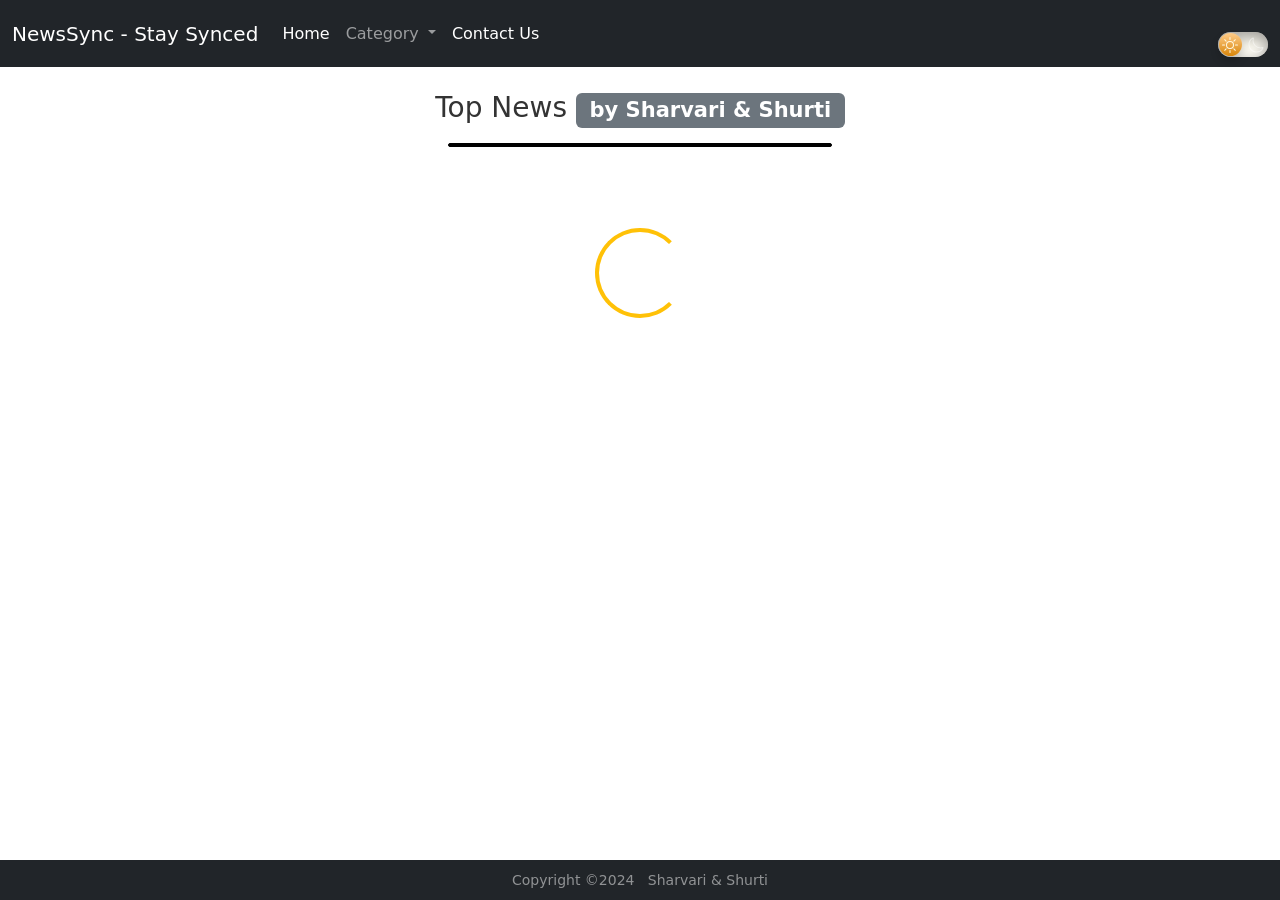
<file: index.html>
<!DOCTYPE html>
<html lang="en">

<head>
  <meta charset="utf-8" />
  <meta name="viewport" content="width=device-width, initial-scale=1" />
  <!-- <title>News Website</title> -->
  <title>NewsSync - Stay Synced</title>
  <!-- favicon -->
  <link rel="icon" type="image/png" href="/img/favicon.png" sizes="32x32" />
  <!-- Bootsratp CSS -->
  <link href="https://cdn.jsdelivr.net/npm/bootstrap@5.2.0-beta1/dist/css/bootstrap.min.css" rel="stylesheet"
    integrity="sha384-0evHe/X+R7YkIZDRvuzKMRqM+OrBnVFBL6DOitfPri4tjfHxaWutUpFmBp4vmVor" crossorigin="anonymous" />
  <link rel="stylesheet" href="https://cdnjs.cloudflare.com/ajax/libs/font-awesome/6.3.0/css/all.min.css">

  <!-- Local CSS -->
  <link rel="stylesheet" href="style.css" />
</head>

<body>
  <!-- This is Bootsratp Nav bar -->
  <nav id="navbar">
    <nav class="navbar navbar-dark navbar-expand-lg bg-dark">
      <div class="container-fluid">
        <a class="navbar-brand" href="#">NewsSync - Stay Synced</a>
        <button class="navbar-toggler" type="button" data-bs-toggle="collapse" data-bs-target="#navbarSupportedContent"
          aria-controls="navbarSupportedContent" aria-expanded="false" aria-label="Toggle navigation">
          <span class="navbar-toggler-icon"></span>
        </button>
        <div class="collapse navbar-collapse" id="navbarSupportedContent">
          <ul class="navbar-nav me-auto mb-2 mb-lg-0">
            <li class="nav-item">
              <a class="nav-link active" aria-current="page" onclick="getNews('all')">Home</a>
            </li>
            <li class="nav-item dropdown">
              <a class="nav-link dropdown-toggle" href="#" id="navbarDropdown" role="button" data-bs-toggle="dropdown"
                aria-expanded="false">
                Category
              </a>
              <ul id="webList" class="dropdown-menu" aria-labelledby="navbarDropdown">
                <li onclick="sendCategory(this.id)" id="0">
                  <a class="dropdown-item" href="#">National</a>
                </li>
                <li onclick="sendCategory(this.id)" id="1">
                  <a class="dropdown-item" href="#">Business</a>
                </li>
                <li onclick="sendCategory(this.id)" id="2">
                  <a class="dropdown-item" href="#">Sport</a>
                </li>
                <li onclick="sendCategory(this.id)" id="3">
                  <a class="dropdown-item" href="#">World</a>
                </li>
                <li onclick="sendCategory(this.id)" id="4">
                  <a class="dropdown-item" href="#">Politics</a>
                </li>
                <li onclick="sendCategory(this.id)" id="5">
                  <a class="dropdown-item" href="#">Technology</a>
                </li>
                <li onclick="sendCategory(this.id)" id="6">
                  <a class="dropdown-item" href="#">Startup</a>
                </li>
                <li onclick="sendCategory(this.id)" id="7">
                  <a class="dropdown-item" href="#">Entertainment</a>
                </li>
                <li onclick="sendCategory(this.id)" id="8">
                  <a class="dropdown-item" href="#">Miscellaneous</a>
                </li>
                <li onclick="sendCategory(this.id)" id="9">
                  <a class="dropdown-item" href="#">Hatke</a>
                </li>
                <li onclick="sendCategory(this.id)" id="10">
                  <a class="dropdown-item" href="#">Science</a>
                </li>
                <li onclick="sendCategory(this.id)" id="11">
                  <a class="dropdown-item" href="#">Automobile</a>
                </li>
              </ul>
            </li>
            <li class="nav-item" >
              <a class="nav-link active" aria-current="page"  href="Contact.html">Contact Us</a>
            </li>
          </ul>
              <div class="form-check form-switch">
                <input type="checkbox" id="darkModeToggle">
                <label class="form-check-label" for="darkModeToggle">
                  <svg class="moon"  xmlns="http://www.w3.org/2000/svg"
                  width="16" height="16"
                    viewBox="0 0 512 512">
                    <path fill="#fff"
                      d="M268.279,496c-67.574,0-130.978-26.191-178.534-73.745S16,311.293,16,243.718A252.252,252.252,0,0,1,154.183,18.676a24.44,24.44,0,0,1,34.46,28.958,220.12,220.12,0,0,0,54.8,220.923A218.746,218.746,0,0,0,399.085,333.2h0a220.2,220.2,0,0,0,65.277-9.846,24.439,24.439,0,0,1,28.959,34.461A252.256,252.256,0,0,1,268.279,496ZM153.31,55.781A219.3,219.3,0,0,0,48,243.718C48,365.181,146.816,464,268.279,464a219.3,219.3,0,0,0,187.938-105.31,252.912,252.912,0,0,1-57.13,6.513h0a250.539,250.539,0,0,1-178.268-74.016,252.147,252.147,0,0,1-67.509-235.4Z"
                      class="ci-primary"></path>
                  </svg>
                  <svg class="sun"  xmlns="http://www.w3.org/2000/svg" width="16"
                    height="16" fill="currentColor" class="bi bi-sun" viewBox="0 0 16 16">
                    <path
                      d="M8 11a3 3 0 1 1 0-6 3 3 0 0 1 0 6zm0 1a4 4 0 1 0 0-8 4 4 0 0 0 0 8zM8 0a.5.5 0 0 1 .5.5v2a.5.5 0 0 1-1 0v-2A.5.5 0 0 1 8 0zm0 13a.5.5 0 0 1 .5.5v2a.5.5 0 0 1-1 0v-2A.5.5 0 0 1 8 13zm8-5a.5.5 0 0 1-.5.5h-2a.5.5 0 0 1 0-1h2a.5.5 0 0 1 .5.5zM3 8a.5.5 0 0 1-.5.5h-2a.5.5 0 0 1 0-1h2A.5.5 0 0 1 3 8zm10.657-5.657a.5.5 0 0 1 0 .707l-1.414 1.415a.5.5 0 1 1-.707-.708l1.414-1.414a.5.5 0 0 1 .707 0zm-9.193 9.193a.5.5 0 0 1 0 .707L3.05 13.657a.5.5 0 0 1-.707-.707l1.414-1.414a.5.5 0 0 1 .707 0zm9.193 2.121a.5.5 0 0 1-.707 0l-1.414-1.414a.5.5 0 0 1 .707-.707l1.414 1.414a.5.5 0 0 1 0 .707zM4.464 4.465a.5.5 0 0 1-.707 0L2.343 3.05a.5.5 0 1 1 .707-.707l1.414 1.414a.5.5 0 0 1 0 .708z"
                      fill="#fff9e5"></path>
                  </svg>
                  
                </label>
        </div>
      </div>
    </nav>
  </nav>
  <!-- This is basic header of website -->
  <div class="head container">
    <h3>
      Top News <span class="badge text-bg-secondary">by Sharvari & Shurti</span>
    </h3>
    <span class="line"></span>
  </div>
  <!-- This is div where all the News are Fetched from API -->
  <div id="newsBox"></div>
  <div id="spinner" class="mySpin spinner-border text-warning"></div>
  <!-- This is Basic Dark Fotter -->
  <footer id="sticky-footer" class="flex-shrink-0 py-2 bg-dark text-white-50">
    <div class="container text-center">
      <small>Copyright &copy;2024 &nbsp; Sharvari & Shurti</small>
    </div>
  </footer>

  <!-- Bootsratp js -->
  <script src="app.js"></script>
  <script src="https://cdn.jsdelivr.net/npm/bootstrap@5.2.0-beta1/dist/js/bootstrap.bundle.min.js"
    integrity="sha384-pprn3073KE6tl6bjs2QrFaJGz5/SUsLqktiwsUTF55Jfv3qYSDhgCecCxMW52nD2"
    crossorigin="anonymous"></script>
  <script src="https://cdn.jsdelivr.net/npm/@popperjs/core@2.11.5/dist/umd/popper.min.js"
    integrity="sha384-Xe+8cL9oJa6tN/veChSP7q+mnSPaj5Bcu9mPX5F5xIGE0DVittaqT5lorf0EI7Vk"
    crossorigin="anonymous"></script>
</body>

</html>
</file>
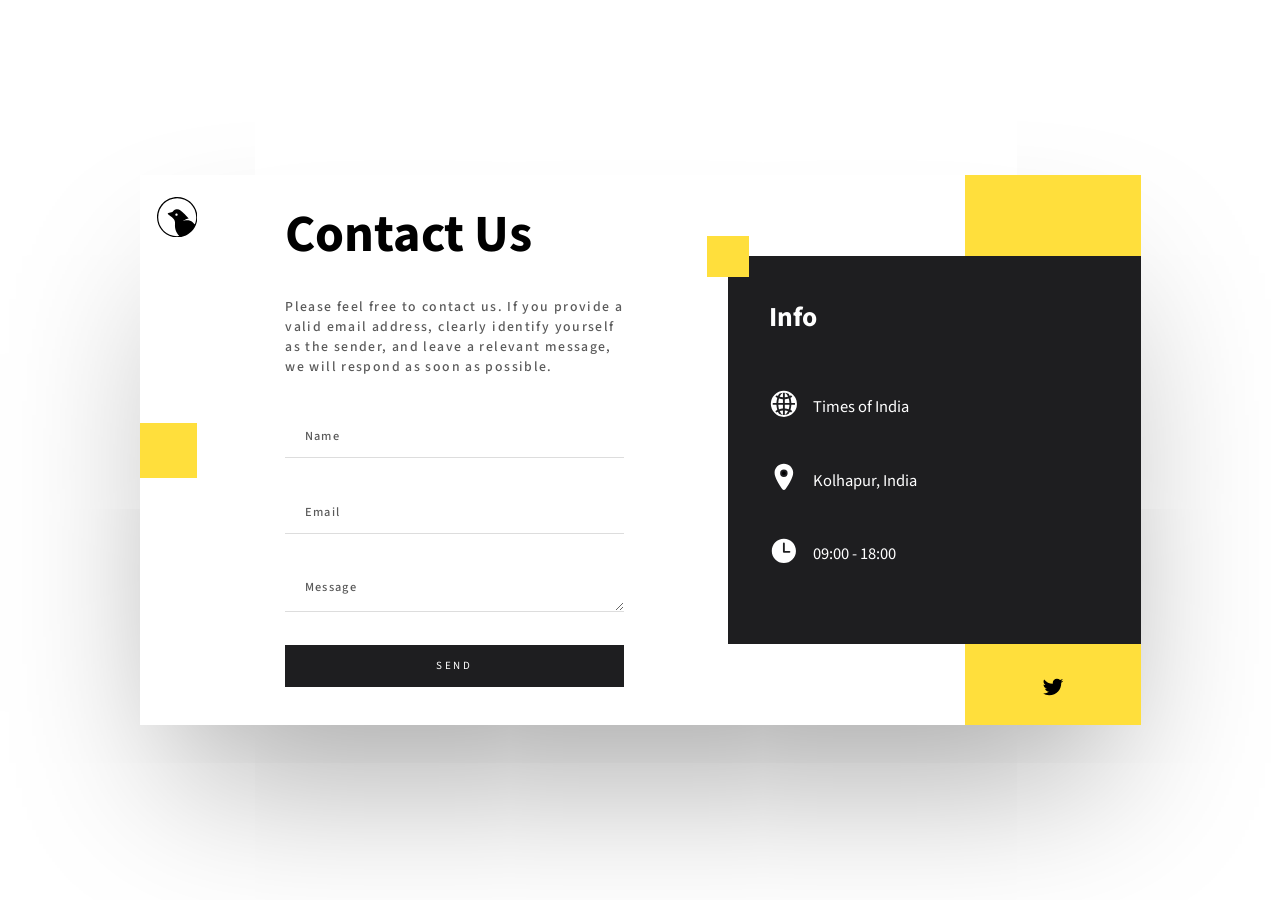
<file: Contact.html>
<!DOCTYPE html>
<html lang="en">
  <head>
    <meta charset="UTF-8" />
    <meta http-equiv="X-UA-Compatible" content="IE=edge" />
    <meta name="viewport" content="width=device-width, initial-scale=1.0" />

    <title>Contact Form</title>
    <meta name="description" content="" />

    <meta property="og:title" content="Contact Form" />
    <meta property="og:type" content="" />
    <meta
      property="og:url"
      content="https://leonardomeza87.github.io/contact-form/"
    />
    <meta property="og:image" content="" />

    <link rel="icon" href="/logo.svg" />

    <link rel="stylesheet" href="scss/main.css" />

    <link rel="preconnect" href="https://fonts.gstatic.com" />
    <link
      href="https://fonts.googleapis.com/css2?family=Source+Sans+Pro:wght@400;700&display=swap"
      rel="stylesheet"
    />

    <meta name="theme-color" content="#fafafa" />
  </head>
  <body>
    <div class="container">
      <div class="menu">
        <div class="icon">
          <svg
            xmlns="http://www.w3.org/2000/svg"
            class="ionicon"
            viewBox="0 0 512 512"
          >
            <title>My Logo</title>
            <svg viewBox="0 0 135 135" xmlns="http://www.w3.org/2000/svg">
              <path
                d="M67.5 0C30.2755 0 0 30.2755 0 67.5 0 104.724 30.2755 135 67.5 135c3.6788 0 7.2759-.3 10.7913-.872 22.9317-3.706 42.0337-18.994 51.0817-39.6634 3.624-8.2706 5.641-17.386 5.641-26.9646C135 30.2755 104.724 0 67.5 0Zm58.753 91.3444c-.205-.2044-.423-.4224-.614-.6132l-7.439-7.4394c-6.581-6.5811-23.7082-8.366-32.769-2.0711 8.7474-6.0769 16.446-9.8511 20.642-9.2925l-8.7062-9.4696c-3.0112-3.0112-6.0224-6.0769-9.1018-9.1017-6.0769-5.9679-13.9251-13.5709-23.2312-12.3446-4.9869.8175-9.4287 3.638-12.3037 7.821-.4087.545-.7903 1.1036-1.1445 1.6759l-13.5845 2.7796c-.9265.2316-1.6623.9537-1.9212 1.8803-.2588.9265 0 1.9211.6813 2.6024l10.8458 8.2978v-.0136c1.8803 1.4579 3.0248 2.3436 5.7635 5.0141 8.9655 9.2789 6.6083 15.3694 6.6083 26.0381.2044 7.9161 2.3708 15.6551 6.2949 22.5361 2.1801 4.006 4.9051 7.658 8.0798 10.901-2.2618.245-4.5508.381-6.8671.381-34.9491-.014-63.39879-28.45-63.39879-63.426C4.08761 32.5237 32.5373 4.08761 67.5 4.08761c34.963 0 63.412 28.44969 63.412 63.41239 0 8.4341-1.662 16.4867-4.659 23.8444ZM68.9988 59.1068c0 2.1528-1.7441 3.8968-3.8969 3.8968s-3.8968-1.744-3.8968-3.8968 1.744-3.8969 3.8968-3.8969c2.1665 0 3.8969 1.7441 3.8969 3.8969Z"
              />
            </svg>
          </svg>
        </div>
        <div class="menu-icon"></div>
      </div>
      <div class="form">
        <form>
          <h1>Contact Us</h1>
          <p>
            Please feel free to contact us. If you provide a valid email
            address, clearly identify yourself as the sender, and leave a
            relevant message, we will respond as soon as possible.
          </p>
          <label for="name" data-label="0">Name</label>
          <input
            class="input"
            data-input="0"
            type="text"
            name="name"
            id="name"
            required
          />

          <label for="email" data-label="1">Email</label>
          <input
            class="input"
            data-input="1"
            type="email"
            name="email"
            id="email"
            required
            pattern="[^@\s]+@[^@\s]+\.[^@\s]+"
          />

          <label for="message" data-label="2">Message</label>
          <textarea
            class="input"
            data-input="2"
            name="message"
            id="message"
            cols="30"
            rows="1"
            required
          ></textarea>

          <input type="hidden" name="_template" value="box" />

          <input type="submit" value="Send" />
        </form>
      </div>
      <div class="info">
        <h2>Info</h2>
        <div class="info-item">
          <div class="icon">
            <svg
              xmlns="http://www.w3.org/2000/svg"
              class="ionicon"
              viewBox="0 0 512 512"
            >
              <path
                d="M340.75 344.49c5.91-20.7 9.82-44.75 11.31-67.84a4.41 4.41 0 00-4.46-4.65h-71.06a4.43 4.43 0 00-4.47 4.39v55.3a4.44 4.44 0 004.14 4.38 273.51 273.51 0 0159 11.39 4.45 4.45 0 005.54-2.97zM323.58 377.31a260.05 260.05 0 00-46.6-9.09 4.42 4.42 0 00-4.91 4.29v65.24a4.47 4.47 0 006.76 3.7c15.9-9.27 29-24.84 40.84-45.43 1.94-3.36 4.89-9.15 6.67-12.69a4.29 4.29 0 00-2.76-6.02zM235.29 368.4a256.85 256.85 0 00-46.56 8.82c-2.64.76-3.75 4.4-2.55 6.79 1.79 3.56 4 8.11 5.89 11.51 13 23 26.84 37.5 41.24 45.93a4.47 4.47 0 006.76-3.7v-65.27a4.16 4.16 0 00-4.78-4.08zM235.6 272h-71.06a4.41 4.41 0 00-4.46 4.64c1.48 23.06 5.37 47.16 11.26 67.84a4.46 4.46 0 005.59 3 272.2 272.2 0 0159-11.36 4.44 4.44 0 004.15-4.38V276.4a4.43 4.43 0 00-4.48-4.4zM277 143.78a235.8 235.8 0 0046.5-9.14 4.3 4.3 0 002.76-6c-1.79-3.57-4.27-8.68-6.17-12.09-12.29-22-26.14-37.35-41.24-46a4.48 4.48 0 00-6.76 3.7v65.23a4.43 4.43 0 004.91 4.3zM276.54 240h71.06a4.39 4.39 0 004.46-4.58c-1.48-22.77-5.27-47.8-11.16-68.22a4.46 4.46 0 00-5.59-2.95c-19 5.74-38.79 10.43-59.09 12a4.4 4.4 0 00-4.15 4.32v55.11a4.4 4.4 0 004.47 4.32zM233.31 70.56c-15.42 8.57-29.17 24.43-41.47 46.37-1.91 3.41-4.19 8.11-6 11.67a4.31 4.31 0 002.76 6 225.42 225.42 0 0046.54 9.17 4.43 4.43 0 004.91-4.29V74.26a4.49 4.49 0 00-6.74-3.7zM235.92 176.26c-20.3-1.55-40.11-6.24-59.09-12a4.46 4.46 0 00-5.59 2.95c-5.89 20.42-9.68 45.45-11.16 68.22a4.39 4.39 0 004.46 4.58h71.06a4.4 4.4 0 004.47-4.34v-55.09a4.4 4.4 0 00-4.15-4.32z"
              />
              <path
                d="M414.39 97.61A224 224 0 1097.61 414.39 224 224 0 10414.39 97.61zM176.6 430.85a219.08 219.08 0 01-12.48-19.66c-2-3.69-4.84-9.26-6.73-13.13a7.29 7.29 0 00-10.31-3.16c-4.3 2.41-10 5.72-14.13 8.43a147.29 147.29 0 01-23.57-22.43 248.83 248.83 0 0130.41-18.36c1.86-1 2.77-2.14 2.18-4.18a374.8 374.8 0 01-14.09-82.17 4.36 4.36 0 00-4.3-4.17H66.84a2 2 0 01-2-1.7A98.28 98.28 0 0164 256a96.27 96.27 0 01.86-14.29 2 2 0 012-1.7h56.74c2.29 0 4.17-1.32 4.29-3.63a372.71 372.71 0 0114-81.83 4.36 4.36 0 00-2.19-5.11 260.63 260.63 0 01-29.84-17.9 169.82 169.82 0 0123.14-22.8c4.08 2.68 9.4 5.71 13.66 8.11a7.89 7.89 0 0011-3.42c1.88-3.87 4-8.18 6.06-11.88a221.93 221.93 0 0112.54-19.91A185 185 0 01256 64c28.94 0 55.9 7 80.53 18.46a202.23 202.23 0 0112 19c2.59 4.66 5.34 10.37 7.66 15.32a4.29 4.29 0 005.92 1.94c5.38-2.91 11.21-6.26 16.34-9.63a171.36 171.36 0 0123.2 23 244.89 244.89 0 01-29.06 17.31 4.35 4.35 0 00-2.18 5.12 348.68 348.68 0 0113.85 81.4 4.33 4.33 0 004.3 4.12l56.62-.07a2 2 0 012 1.7 117.46 117.46 0 010 28.62 2 2 0 01-2 1.72h-56.67a4.35 4.35 0 00-4.3 4.17 367.4 367.4 0 01-13.87 81.3 4.45 4.45 0 002.19 5.19c5 2.59 10.57 5.48 15.37 8.42s9.55 6.08 14.13 9.34a172.73 172.73 0 01-23 22.93c-2.44-1.61-5.34-3.44-7.84-4.94-1.72-1-4.89-2.77-6.65-3.76-3.82-2.14-7.88-.54-9.79 3.4s-4.83 9.59-6.87 13.25a212.42 212.42 0 01-12.35 19.53C310.91 442.37 284.94 448 256 448s-54.77-5.63-79.4-17.15z"
              />
            </svg>
          </div>
          <a href="https://timesofindia.indiatimes.com/" target="_blank">Times of India</a>
        </div>

        <div class="info-item">
          <div class="icon">
            <svg
              xmlns="http://www.w3.org/2000/svg"
              class="ionicon"
              viewBox="0 0 512 512"
            >
              <circle cx="256" cy="192" r="32" />
              <path
                d="M256 32c-88.22 0-160 68.65-160 153 0 40.17 18.31 93.59 54.42 158.78 29 52.34 62.55 99.67 80 123.22a31.75 31.75 0 0051.22 0c17.42-23.55 51-70.88 80-123.22C397.69 278.61 416 225.19 416 185c0-84.35-71.78-153-160-153zm0 224a64 64 0 1164-64 64.07 64.07 0 01-64 64z"
              />
            </svg>
          </div>
          <p>Kolhapur, India</p>
        </div>
        <div class="info-item">
          <div class="icon">
            <svg
              xmlns="http://www.w3.org/2000/svg"
              class="ionicon"
              viewBox="0 0 512 512"
            >
              <path
                d="M256 48C141.13 48 48 141.13 48 256s93.13 208 208 208 208-93.13 208-208S370.87 48 256 48zm96 240h-96a16 16 0 01-16-16V128a16 16 0 0132 0v128h80a16 16 0 010 32z"
              />
            </svg>
          </div>
          <p>09:00 - 18:00</p>
        </div>
      </div>
      <div class="social">
        <div class="logos">
          <!-- <a
            class="icon"
            href="https://github.com/leonardomeza87"
            target="_blank"
          >
            <svg
              xmlns="http://www.w3.org/2000/svg"
              class="ionicon"
              viewBox="0 0 512 512"
            >
              <title>Github</title>
              <path
                d="M256 32C132.3 32 32 134.9 32 261.7c0 101.5 64.2 187.5 153.2 217.9a17.56 17.56 0 003.8.4c8.3 0 11.5-6.1 11.5-11.4 0-5.5-.2-19.9-.3-39.1a102.4 102.4 0 01-22.6 2.7c-43.1 0-52.9-33.5-52.9-33.5-10.2-26.5-24.9-33.6-24.9-33.6-19.5-13.7-.1-14.1 1.4-14.1h.1c22.5 2 34.3 23.8 34.3 23.8 11.2 19.6 26.2 25.1 39.6 25.1a63 63 0 0025.6-6c2-14.8 7.8-24.9 14.2-30.7-49.7-5.8-102-25.5-102-113.5 0-25.1 8.7-45.6 23-61.6-2.3-5.8-10-29.2 2.2-60.8a18.64 18.64 0 015-.5c8.1 0 26.4 3.1 56.6 24.1a208.21 208.21 0 01112.2 0c30.2-21 48.5-24.1 56.6-24.1a18.64 18.64 0 015 .5c12.2 31.6 4.5 55 2.2 60.8 14.3 16.1 23 36.6 23 61.6 0 88.2-52.4 107.6-102.3 113.3 8 7.1 15.2 21.1 15.2 42.5 0 30.7-.3 55.5-.3 63 0 5.4 3.1 11.5 11.4 11.5a19.35 19.35 0 004-.4C415.9 449.2 480 363.1 480 261.7 480 134.9 379.7 32 256 32z"
              />
            </svg>
          </a> -->
          <a
            class="icon"
            href="https://twitter.com/timesofindia"
            target="_blank"
          >
            <svg
              xmlns="http://www.w3.org/2000/svg"
              class="ionicon"
              viewBox="0 0 512 512"
            >
              <title>Twitter</title>
              <path
                d="M496 109.5a201.8 201.8 0 01-56.55 15.3 97.51 97.51 0 0043.33-53.6 197.74 197.74 0 01-62.56 23.5A99.14 99.14 0 00348.31 64c-54.42 0-98.46 43.4-98.46 96.9a93.21 93.21 0 002.54 22.1 280.7 280.7 0 01-203-101.3A95.69 95.69 0 0036 130.4c0 33.6 17.53 63.3 44 80.7A97.5 97.5 0 0135.22 199v1.2c0 47 34 86.1 79 95a100.76 100.76 0 01-25.94 3.4 94.38 94.38 0 01-18.51-1.8c12.51 38.5 48.92 66.5 92.05 67.3A199.59 199.59 0 0139.5 405.6a203 203 0 01-23.5-1.4A278.68 278.68 0 00166.74 448c181.36 0 280.44-147.7 280.44-275.8 0-4.2-.11-8.4-.31-12.5A198.48 198.48 0 00496 109.5z"
              />
            </svg>
          </a>
        </div>
      </div>

      <div class="pop none">
        <div class="loader"></div>
        <p class="response">Sending . . .</p>
      </div>
    </div>

    <!-- JavaScript -->
    <script src="js/main.js"></script>
  </body>
</html>
</file>
<file: style.css>
@import url('https://fonts.googleapis.com/css2?family=Poppins:wght@300&display=swap');

/* Default (Light) Mode */
:root {
    --background-color: #ffffff; /* Light background color */
    --text-color: #333333; /* Dark text color */
    --card-background: rgba(128, 128, 128, 0.204); /* Card background color */
  }
  
  /* Dark Mode */
  body.dark-mode {
    --background-color: #333333; /* Dark background color */
    --text-color: #ffffff; /* Light text color */
    --card-background: rgba(0, 0, 0, 0.24); /* Dark card background color */
  }
  body {
    background-color: var(--background-color);
    color: var(--text-color);
  }
  .head {
    display: flex;
    justify-content: center;
    align-items: center;
    flex-direction: column;
    padding: 12px;
    margin: 12px auto;
}


.card-body{
    padding: 1rem;
}

.card-title{
    color: rgb(248, 65, 14);
    letter-spacing: 1px;
    font-size: 16px;
    font-weight: bold;
    font-family: 'Poppins', sans-serif;
    text-overflow: ellipsis;
    display: -webkit-box;
    -webkit-line-clamp: 2;
    -webkit-box-orient: vertical;  
    max-height: 80px; /* 4 lines at 20px per line */
    white-space: normal;
    overflow: hidden;


}
.card-text{
    max-height: 100px; /* 4 lines at 20px per line */
  overflow: hidden;
  text-overflow: ellipsis;
  letter-spacing: 1px;
  font-family: 'Poppins', sans-serif;
  white-space: normal;
  font-size: 13px;
  display: -webkit-box;
  -webkit-line-clamp: 4;
  -webkit-box-orient: vertical;  
}


.card-author{
    font-weight: bold;
    font-family: 'Poppins', sans-serif;
    letter-spacing: 1px;
    padding-top: 12px;
    font-size: 12px;
}
.card-date{
    font-family: 'Poppins', sans-serif;
    letter-spacing: 1px;
    font-size: 10px;
}

#newsBox {
    display: flex;
    justify-content: center;
align-items: center;
    gap: 2rem;
    flex-wrap: wrap;

}

.newsCard {
    display: flex;
    flex-direction: column;
    background-color: var(--card-background);
    height: 450px;
    width: 360px;
    border-radius: 9px;
    overflow: hidden;
    box-sizing: border-box;
}
.thumnail{
    width: 100%;
    height: 100%;
}

.imageWrapper{
    width: 100%;
    height: 180px;
    object-fit: cover;
}

#img {
    height: 406px;
    width: 721px;
}

.line {
    width: 30vw;
    border: 1px solid black;
    margin: 7px;
    background-color: black;
    height: 4px;
    border-radius: 24px;
}

footer {
    position: fixed;
    left: 0;
    bottom: 0;
    width: 100%;
}

.mySpin {
    margin: 50px auto;
    display: block;
    height: 10vh;
    ;
    width: 10vh;
    ;
    visibility: visible;
}

.card-header{
    border: none;
}

/* Media Quries */

@media only screen and (min-width:844px) and (max-width:1142px){
   
    .newsCard {
        display: flex;
        flex-direction: column;
        background-color: rgba(128, 128, 128, 0.204);
        height: 380px;
        width: 250px;
        border-radius: 9px;
        overflow: hidden;
        box-sizing: border-box;
    }
    .card-title{
        color: rgb(248, 65, 14);
        letter-spacing: 1px;
        font-size: 14px;
        font-weight: bold;
        font-family: 'Poppins', sans-serif;
        text-overflow: ellipsis;
        display: -webkit-box;
        -webkit-line-clamp: 2;
        -webkit-box-orient: vertical;  
        max-height: 80px; /* 4 lines at 20px per line */
        white-space: normal;
        overflow: hidden;
    
    
    }
    .card-author{
        font-weight: bold;
        font-family: 'Poppins', sans-serif;
        letter-spacing: 1px;
        padding-top: 12px;
        font-size: 8px;
    }
    .card-text{
        max-height: 100px; /* 4 lines at 20px per line */
      overflow: hidden;
      text-overflow: ellipsis;
      letter-spacing: 1px;
      font-family: 'Poppins', sans-serif;
      white-space: normal;
      font-size: 11px;
      display: -webkit-box;
      -webkit-line-clamp: 4;
      -webkit-box-orient: vertical;  
    }
    .imageWrapper{
        width: 100%;
        height: 150px;
        object-fit: cover;
    }
    .card-body{
        padding: 0.5rem;
    }
    
}
label {
    width:50px;
    height:25px;
    position: relative;
    display: block;
    background: #fffdf3;
    border-radius: 50px;
    box-shadow: inset 0px 5px 15px rgba(0,0,0,0.4), inset 0px -5px 15px rgba(255,255,255,0.4);
    cursor: pointer;
  }
  label:after {
    content: "";
    width:23px;
    height: 23px;
    position: absolute;
    top:1px;
    left:1px;
    background: linear-gradient(180deg,#ffcc89,#d8860b);
    border-radius: 50px;
    box-shadow: 0px 5px 10px rgba(0,0,0,0.2);
  }
  input {
    width: 0;
    height: 0;
    visibility: hidden;
  }
  input:checked + label {
    background: #242424;
  }
  input:checked + label:after {
    left: 49px; 
    transform: translateX(-100%); 
    background: linear-gradient(180deg, #777, #3a3a3a);
}
  label, label:after {
    transition: 0.3s
  }
  label:active:after{ 
     width: 30px;
  }
  label svg {
    position: absolute;
    width: 20px;
    top: 4.5px;
    left:2px;
    z-index: 100;
  }
  label svg.sun {
    opacity: 1;
    transition: 0.3s;
  }
  label svg.moon {
    opacity: 0.5;
    left:28px;
    transition: 0.3s;
  }
  input:checked + label svg.sun {
    opacity: 0.2;
  }
  input:checked + label svg.moon {
     opacity: 1;
  }
  .form-switch{
    padding-left: 0;
  }
  .form-check{
    padding-left: 0;
  }
@media only screen and (min-width:492px) and (max-width:842px){

      
    .newsCard {
        display: flex;
        flex-direction: column;
        background-color: rgba(128, 128, 128, 0.204);
        height: 360px;
        width: 230px;
        border-radius: 9px;
        overflow: hidden;
        box-sizing: border-box;
    }
    .imageWrapper{
        width: 100%;
        height: 130px;
        object-fit: cover;
    }
    .card-title{
        color: rgb(248, 65, 14);
        letter-spacing: 1px;
        font-size: 13px;
        font-weight: bold;
        font-family: 'Poppins', sans-serif;
        text-overflow: ellipsis;
        display: -webkit-box;
        -webkit-line-clamp: 2;
        -webkit-box-orient: vertical;  
        max-height: 80px; /* 4 lines at 20px per line */
        white-space: normal;
        overflow: hidden;
    
    
    }
    .card-text{
        max-height: 100px; /* 4 lines at 20px per line */
      overflow: hidden;
      text-overflow: ellipsis;
      letter-spacing: 1px;
      font-family: 'Poppins', sans-serif;
      white-space: normal;
      font-size: 10px;
      display: -webkit-box;
      -webkit-line-clamp: 4;
      -webkit-box-orient: vertical;  
    }
    .card-author{
        font-weight: bold;
        font-family: 'Poppins', sans-serif;
        letter-spacing: 1px;
        padding-top: 12px;
        font-size: 8px;
    }
}
@media (prefers-color-scheme: dark) {
    body {
      background-color: var(--background-color);
      color: var(--text-color);
    }
    /* Add dark mode specific styles here */
}  
@media only screen and (min-width:400px) and (max-width:490px){

      
    .newsCard {
        display: flex;
        flex-direction: column;
        background-color: rgba(128, 128, 128, 0.204);
        height: 360px;
        width: 80%;
        border-radius: 9px;
        overflow: hidden;
        box-sizing: border-box;
    }
    .imageWrapper{
        width: 100%;
        height: 130px;
        object-fit: cover;
    }
    .card-title{
        color: rgb(248, 65, 14);
        letter-spacing: 1px;
        font-size: 13px;
        font-weight: bold;
        font-family: 'Poppins', sans-serif;
        text-overflow: ellipsis;
        display: -webkit-box;
        -webkit-line-clamp: 2;
        -webkit-box-orient: vertical;  
        max-height: 80px; /* 4 lines at 20px per line */
        white-space: normal;
        overflow: hidden;
    
    
    }
    .card-text{
        max-height: 100px; /* 4 lines at 20px per line */
      overflow: hidden;
      text-overflow: ellipsis;
      letter-spacing: 1px;
      font-family: 'Poppins', sans-serif;
      white-space: normal;
      font-size: 10px;
      display: -webkit-box;
      -webkit-line-clamp: 4;
      -webkit-box-orient: vertical;  
    }
    .card-author{
        font-weight: bold;
        font-family: 'Poppins', sans-serif;
        letter-spacing: 1px;
        padding-top: 12px;
        font-size: 8px;
    }
}
</file>
<file: scss/main.css>
.center, .container, .menu .menu-icon, body {
  display: flex;
  justify-content: center;
  align-items: center;
}

* {
  padding: 0;
  margin: 0;
  box-sizing: border-box;
  font-family: "Source Sans Pro", sans-serif;
}

a {
  text-decoration: none;
  color: #fff;
  cursor: pointer;
}

.none {
  display: none !important;
}

@media screen and (min-width: 860px) {
  html {
    font-size: 18px;
  }
}
@media screen and (min-width: 1000px) {
  html {
    font-size: 20px;
  }
}
@media screen and (min-width: 1200px) {
  html {
    font-size: 22px;
  }
}
@media screen and (min-width: 1400px) {
  html {
    font-size: 24px;
  }
}
body {
  width: 100%;
  min-height: 100vh;
}

form {
  width: 15.375rem;
  display: flex;
  flex-direction: column;
  justify-content: center;
  align-items: flex-start;
  margin-left: 4rem;
  text-align: left;
  cursor: default;
}
form h1 {
  font-size: 2.375rem;
  font-weight: 700;
  width: 100%;
  margin-bottom: 1.125rem;
}
form p,
form label {
  color: #5a5a5a;
  letter-spacing: 0.0625rem;
  font-size: 0.625rem;
  font-weight: 500;
}
form p {
  width: 100%;
  margin-bottom: 1rem;
}
form label {
  font-size: 0.5625rem;
  font-weight: 500;
  margin-left: 0.875rem;
  transition: all 0.1s ease-in-out;
  transform: translateY(1.25rem);
}
form label.selected {
  transform: translateY(-0.25rem);
  color: #1e1e20;
}
form input {
  margin-bottom: 0.75rem;
}
form input,
form textarea {
  width: 100%;
  height: 1.875rem;
  font-size: 0.75rem;
  border: none;
  border-bottom: 0.0625rem solid #ddd;
  background-color: transparent;
  padding: 0.375rem;
}
form input:active, form input:focus,
form textarea:active,
form textarea:focus {
  border-bottom: 0.0625rem solid #5a5a5a;
  outline: none;
}
form textarea {
  resize: vertical;
  min-height: 2rem;
  max-height: 4.1rem;
  scrollbar-width: thin;
}
form textarea::-webkit-scrollbar {
  width: 0.3rem;
}
form textarea::-webkit-scrollbar-track {
  background: rgb(230, 230, 230);
}
form textarea::-webkit-scrollbar-thumb {
  background: rgb(194, 194, 194);
  border: 0.0625rem solid transparent;
}
form input[type=submit] {
  margin-top: 1.5rem;
  background-color: #1e1e20;
  color: #fff;
  text-transform: uppercase;
  letter-spacing: 0.125rem;
  font-size: 0.5rem;
  cursor: pointer;
  border-bottom: none;
  transition: box-shadow 0.1s ease-in-out;
}
form input[type=submit]:hover {
  box-shadow: 0 0.25rem 0.5rem 0 rgba(0, 0, 0, 0.2);
}

.menu .icon {
  position: absolute;
  top: 1rem;
  width: 70%;
}
@media screen and (max-width: 860px) {
  .menu .icon {
    height: 100%;
    position: relative;
    left: 1rem;
    top: 0;
  }
  .menu svg {
    height: 100%;
  }
}
.menu .menu-icon {
  height: 2.5rem;
  width: 100%;
  background-color: #ffdf3c;
  transition: color 0.1s ease-in-out;
}
.menu .menu-icon svg {
  width: 60%;
}
.menu .menu-icon:hover {
  color: #fff;
}

.social {
  display: flex;
  flex-direction: column;
  justify-content: flex-end;
  align-items: center;
}
.social .logos {
  width: 100%;
  display: flex;
  justify-content: center;
  align-items: center;
  padding: 16%;
  gap: 1.5rem;
}
.social .logos .icon {
  height: 1rem;
  width: 1rem;
  text-align: center;
}
.social .logos .icon svg {
  height: 100%;
  transition: fill 0.1s ease-in-out;
}
.social .logos .icon:hover svg {
  fill: #fff;
}
body .first-page .intro .intro-text button:hover {
  background-color: #52b788;
  cursor: pointer;
}

.info {
  display: flex;
  flex-direction: column;
  justify-content: center;
  align-items: flex-start;
  color: #fff;
  padding: 1.875rem;
  cursor: default;
  position: relative;
}
.info::before {
  position: absolute;
  content: "";
  top: -0.9375rem;
  left: -0.9375rem;
  width: 1.875rem;
  height: 1.875rem;
  z-index: 100;
  background-color: #ffdf3c;
}
@media screen and (max-width: 720px) {
  .info::before {
    top: -0.9375rem;
    left: 0rem;
  }
}
.info h2 {
  font-size: 1.25rem;
  margin-bottom: 2rem;
}
.info .info-item {
  width: 100%;
  display: flex;
  justify-content: flex-start;
  align-items: center;
  font-size: 0.75rem;
  margin-bottom: 1rem;
}
.info .info-item .icon {
  width: 1.5rem;
}
.info .info-item .icon svg path {
  fill: #fff;
}
.info .info-item #circles-1,
.info .info-item #circles-2,
.info .info-item #circles-3 {
  fill: #fff;
}
.info .info-item a,
.info .info-item p {
  padding: 0.625rem;
  width: 100%;
}

.pop {
  position: absolute;
  width: 80%;
  height: 60%;
  background-color: #fff;
  border: 6px solid #ffdf3c;
  z-index: 1000000000000000000;
  display: flex;
  flex-direction: column;
  justify-content: center;
  align-items: center;
}
.pop .loader {
  width: 50px;
  height: 50px;
  border: 6px solid #1e1e20;
  border-radius: 50% 50% 50% 0;
  animation: rotate 1s linear infinite;
  margin-bottom: 24px;
}
@keyframes rotate {
  0% {
    transform: rotate(0);
  }
  100% {
    transform: rotate(360deg);
  }
}
.pop .response {
  font-size: 1rem;
  color: #1e1e20;
  letter-spacing: 1px;
  text-align: center;
}

.container {
  box-shadow: 0 3.75rem 7.5rem -1.875rem rgba(0, 0, 0, 0.4);
  position: relative;
  background-color: #fff;
}

.menu {
  width: 2.625rem;
  height: 25rem;
  display: flex;
  flex-direction: column;
  justify-content: center;
  align-items: flex-end;
  position: relative;
}

.form {
  width: 34.875rem;
  height: 25rem;
  display: flex;
  justify-content: flex-start;
  align-items: center;
}

.social {
  width: 8rem;
  height: 25rem;
  background-color: #ffdf3c;
}

.info {
  position: absolute;
  width: 18.75rem;
  height: 17.625rem;
  background-color: #1e1e20;
  right: 0;
}

@media screen and (max-width: 860px) {
  html {
    font-size: 18px;
  }
  body {
    align-items: flex-start;
  }
  .container {
    box-shadow: none;
    display: flex;
    flex-direction: column;
    justify-content: space-between;
    align-items: center;
    position: relative;
    background-color: #fff;
    width: 100%;
    min-height: 100vh;
  }
  .menu {
    width: 100%;
    height: 4.5rem;
    padding: 1rem;
    flex-direction: row;
    justify-content: space-between;
    align-items: center;
  }
  .menu .menu-icon {
    width: 40%;
  }
  .social {
    flex-direction: row;
    height: 6rem;
    width: 100%;
    padding: 0 30%;
  }
  .social .logos {
    padding: 0 1rem;
  }
  .form {
    width: 100%;
  }
  .info {
    height: 20rem;
    top: calc(50% - 10rem);
  }
  .pop {
    width: 80%;
    height: 50vh;
    top: 25vh;
  }
  .pop .response {
    padding: 1.5rem;
  }
}
@media screen and (max-width: 720px) {
  html {
    font-size: 18px;
  }
  .form {
    width: 100%;
    margin: 2rem 0;
    height: 100%;
  }
  .form form {
    width: 100%;
    margin: 0;
    padding: 0 4rem;
  }
  .form form input {
    margin-bottom: 1.25rem;
  }
  .form form textarea {
    min-height: 8rem;
    max-height: 8rem;
    resize: none;
  }
  .form form input[type=submit] {
    margin-top: 2rem;
  }
  .info {
    position: relative;
    width: 100%;
    padding: 1.875rem 4rem;
  }
}
@media screen and (max-width: 420px) {
  .form form {
    padding: 0 2rem;
  }
}/*# sourceMappingURL=main.css.map */
</file>
